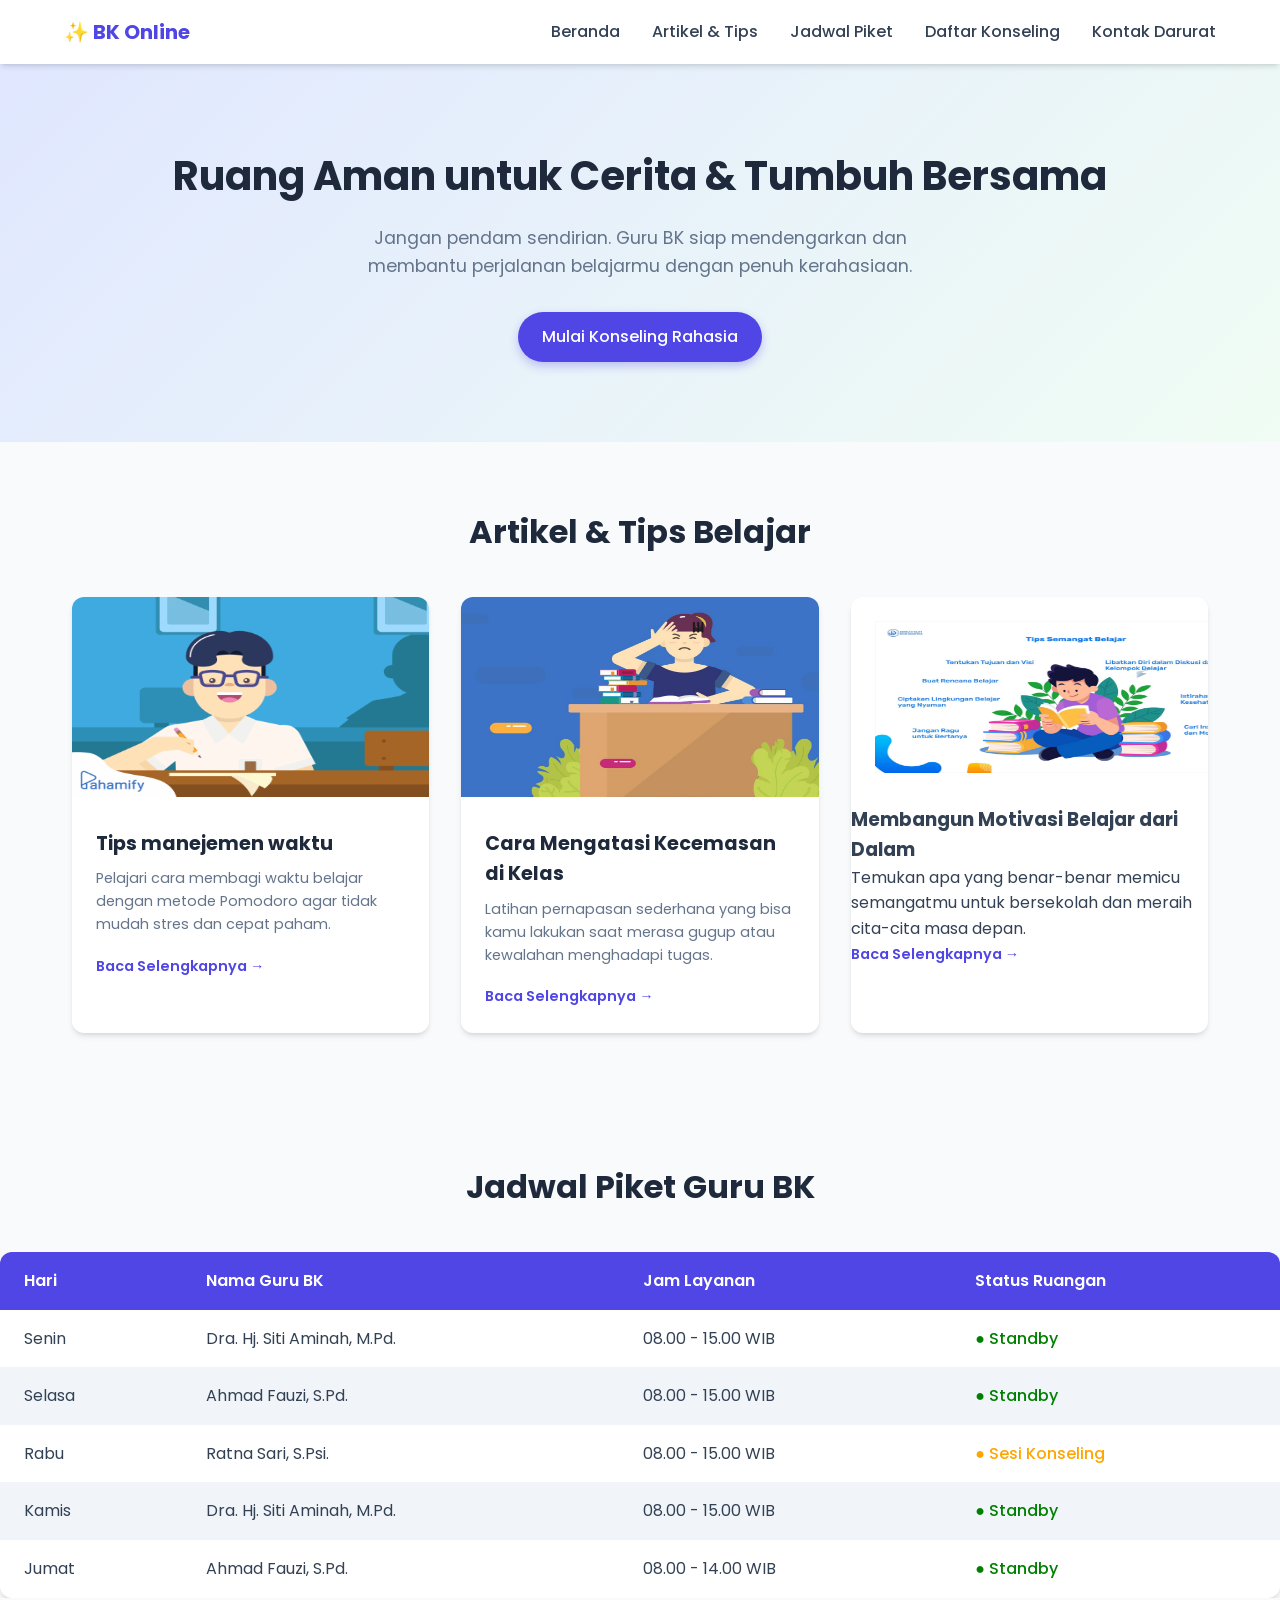
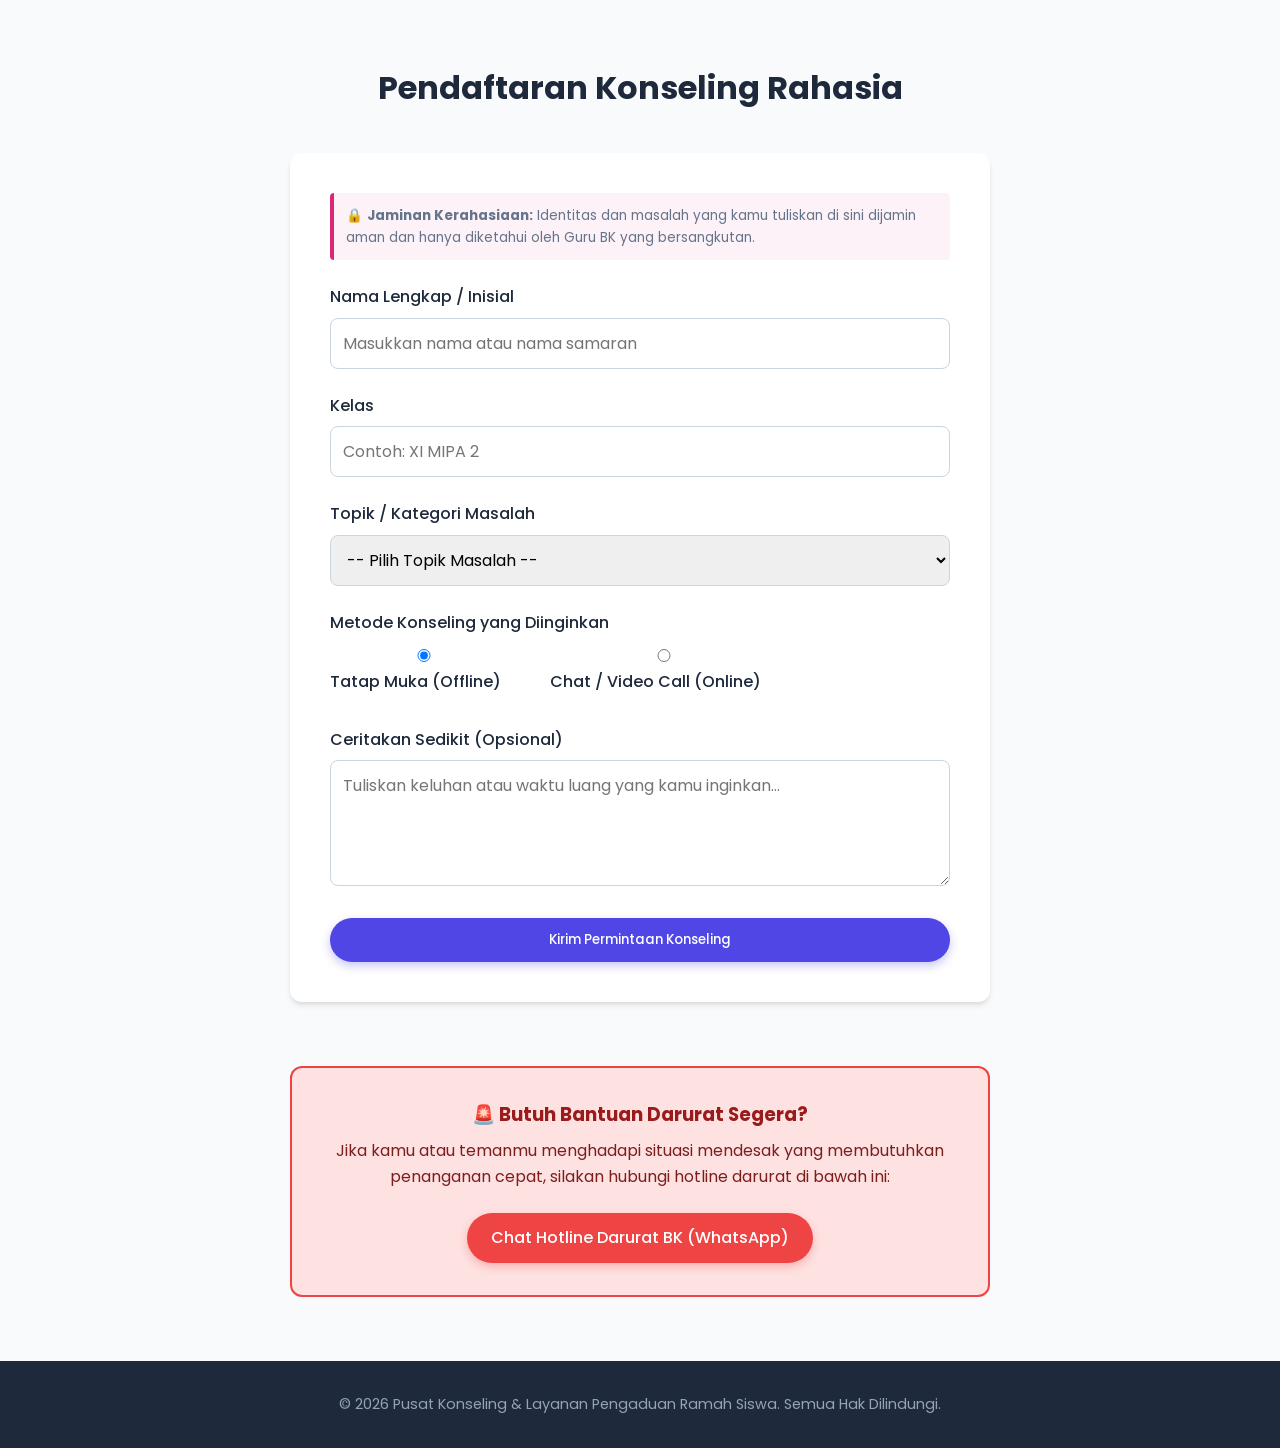
<file: project_No11/index.html>
<!DOCTYPE html>
<html lang="id">
<head>
    <meta charset="UTF-8">
    <meta name="viewport" content="width=device-width, initial-scale=1.0">
    <title>Pusat Konseling & Layanan Pengaduan Ramah Siswa (BK Online)</title>
    <link href="https://fonts.googleapis.com/css2?family=Poppins:wght@300;400;500;600;700&display=swap" rel="stylesheet">
    <!-- Hubungkan file CSS eksternal -->
    <link rel="stylesheet" href="index.css">
</head>
<body>

    <nav>
        <div class="logo">✨ BK Online</div>
        <ul class="nav-links">
            <li><a href="#beranda">Beranda</a></li>
            <li><a href="#artikel">Artikel & Tips</a></li>
            <li><a href="#jadwal">Jadwal Piket</a></li>
            <li><a href="#daftar">Daftar Konseling</a></li>
            <li><a href="#darurat">Kontak Darurat</a></li>
        </ul>
    </nav>

    <header id="beranda" class="hero">
        <h1>Ruang Aman untuk Cerita & Tumbuh Bersama</h1>
        <p>Jangan pendam sendirian. Guru BK siap mendengarkan dan membantu perjalanan belajarmu dengan penuh kerahasiaan.</p>
        <a href="#daftar" class="btn">Mulai Konseling Rahasia</a>
    </header>

    <div class="container">

        <section id="artikel">
            <h2>Artikel & Tips Belajar</h2>
            <div class="article-grid">
                <div class="card">
                    <img src="Asesment-Nasional-Jadi-Pengganti-UN-2021-01-1024x576.png"
                    width="450"
                    height="200">
                    <div class="card-body">
                        <h3>Tips manejemen waktu</h3>
                        <p>Pelajari cara membagi waktu belajar dengan metode Pomodoro agar tidak mudah stres dan cepat paham.</p>
                        <a href="#" class="read-more">Baca Selengkapnya &rarr;</a>
                    </div>
                </div>
                <div class="card">
                    <img src="anxiety-blog.jpg"
                    width="450"
                    height="200">
                    <div class="card-body">
                        <h3>Cara Mengatasi Kecemasan di Kelas</h3>
                        <p>Latihan pernapasan sederhana yang bisa kamu lakukan saat merasa gugup atau kewalahan menghadapi tugas.</p>
                        <a href="#" class="read-more">Baca Selengkapnya &rarr;</a>
                    </div>
                </div>
                <div class="card">
                    <img src="1689816579.jpg"
                    width="450"
                    height="200"
                    <div class="card-body">
                        <h3>Membangun Motivasi Belajar dari Dalam</h3>
                        
                        <p>Temukan apa yang benar-benar memicu semangatmu untuk bersekolah dan meraih cita-cita masa depan.</p>
                        <a href="#" class="read-more">Baca Selengkapnya &rarr;</a>
                    </div>
                </div>
            </div>
        </section>

        <section id="jadwal">
            <h2>Jadwal Piket Guru BK</h2>
            <div class="table-responsive">
                <table>
                    <thead>
                        <tr>
                            <th>Hari</th>
                            <th>Nama Guru BK</th>
                            <th>Jam Layanan</th>
                            <th>Status Ruangan</th>
                        </tr>
                    </thead>
                    <tbody>
                        <tr>
                            <td>Senin</td>
                            <td>Dra. Hj. Siti Aminah, M.Pd.</td>
                            <td>08.00 - 15.00 WIB</td>
                            <td><span style="color: green; font-weight: 500;">● Standby</span></td>
                        </tr>
                        <tr>
                            <td>Selasa</td>
                            <td>Ahmad Fauzi, S.Pd.</td>
                            <td>08.00 - 15.00 WIB</td>
                            <td><span style="color: green; font-weight: 500;">● Standby</span></td>
                        </tr>
                        <tr>
                            <td>Rabu</td>
                            <td>Ratna Sari, S.Psi.</td>
                            <td>08.00 - 15.00 WIB</td>
                            <td><span style="color: orange; font-weight: 500;">● Sesi Konseling</span></td>
                        </tr>
                        <tr>
                            <td>Kamis</td>
                            <td>Dra. Hj. Siti Aminah, M.Pd.</td>
                            <td>08.00 - 15.00 WIB</td>
                            <td><span style="color: green; font-weight: 500;">● Standby</span></td>
                        </tr>
                        <tr>
                            <td>Jumat</td>
                            <td>Ahmad Fauzi, S.Pd.</td>
                            <td>08.00 - 14.00 WIB</td>
                            <td><span style="color: green; font-weight: 500;">● Standby</span></td>
                        </tr>
                    </tbody>
                </table>
            </div>
        </section>

        <section id="daftar">
            <h2>Pendaftaran Konseling Rahasia</h2>
            <div class="form-container">
                <div class="privacy-note">
                    🔒 <strong>Jaminan Kerahasiaan:</strong> Identitas dan masalah yang kamu tuliskan di sini dijamin aman dan hanya diketahui oleh Guru BK yang bersangkutan.
                </div>
                <form id="konselingForm">
                    <div class="form-group">
                        <label for="nama">Nama Lengkap / Inisial</label>
                        <input type="text" id="nama" placeholder="Masukkan nama atau nama samaran" required>
                    </div>
                    <div class="form-group">
                        <label for="kelas">Kelas</label>
                        <input type="text" id="kelas" placeholder="Contoh: XI MIPA 2" required>
                    </div>
                    <div class="form-group">
                        <label for="kategori">Topik / Kategori Masalah</label>
                        <select id="kategori" required>
                            <option value="">-- Pilih Topik Masalah --</option>
                            <option value="akademik">Masalah Akademik / Belajar</option>
                            <option value="pribadi">Masalah Pribadi / Keluarga</option>
                            <option value="sosial">Masalah Sosial / Teman Sebaya</option>
                            <option value="karier">Perencanaan Karier / Studi Lanjut</option>
                             <option value="karier">Masalah Mental / Psikolog</option>
                        </select>
                    </div>
                    <div class="form-group">
                        <label>Metode Konseling yang Diinginkan</label>
                        <div class="radio-group">
                            <label class="radio-label">
                                <input type="radio" name="metode" value="offline" checked> Tatap Muka (Offline)
                            </label>
                            <label class="radio-label">
                                <input type="radio" name="metode" value="online"> Chat / Video Call (Online)
                            </label>
                        </div>
                    </div>
                    <div class="form-group">
                        <label for="pesan">Ceritakan Sedikit (Opsional)</label>
                        <textarea id="pesan" rows="4" placeholder="Tuliskan keluhan atau waktu luang yang kamu inginkan..."></textarea>
                    </div>
                    <button type="submit" class="btn" style="width: 100%;">Kirim Permintaan Konseling</button>
                </form>
            </div>
        </section>

        <section id="darurat">
            <div class="emergency-box">
                <h3>🚨 Butuh Bantuan Darurat Segera?</h3>
                <p>Jika kamu atau temanmu menghadapi situasi mendesak yang membutuhkan penanganan cepat, silakan hubungi hotline darurat di bawah ini:</p>
                <a href="https://wa.me/6281234567890" target="_blank" class="btn btn-danger">Chat Hotline Darurat BK (WhatsApp)</a>
            </div>
        </section>

    </div>

    <footer>
        <p>&copy; 2026 Pusat Konseling & Layanan Pengaduan Ramah Siswa. Semua Hak Dilindungi.</p>
    </footer>

    <!-- JavaScript Sederhana untuk Interaksi Form -->
    <script>
        document.getElementById('konselingForm').addEventListener('submit', function(e) {
            e.preventDefault();
            alert('Terima kasih! Permintaan konseling rahasia kamu telah terkirim. Guru BK akan segera menghubungi melalui data yang kamu berikan.');
            this.reset();
        });
    </script>
</body>
</html>
</file>
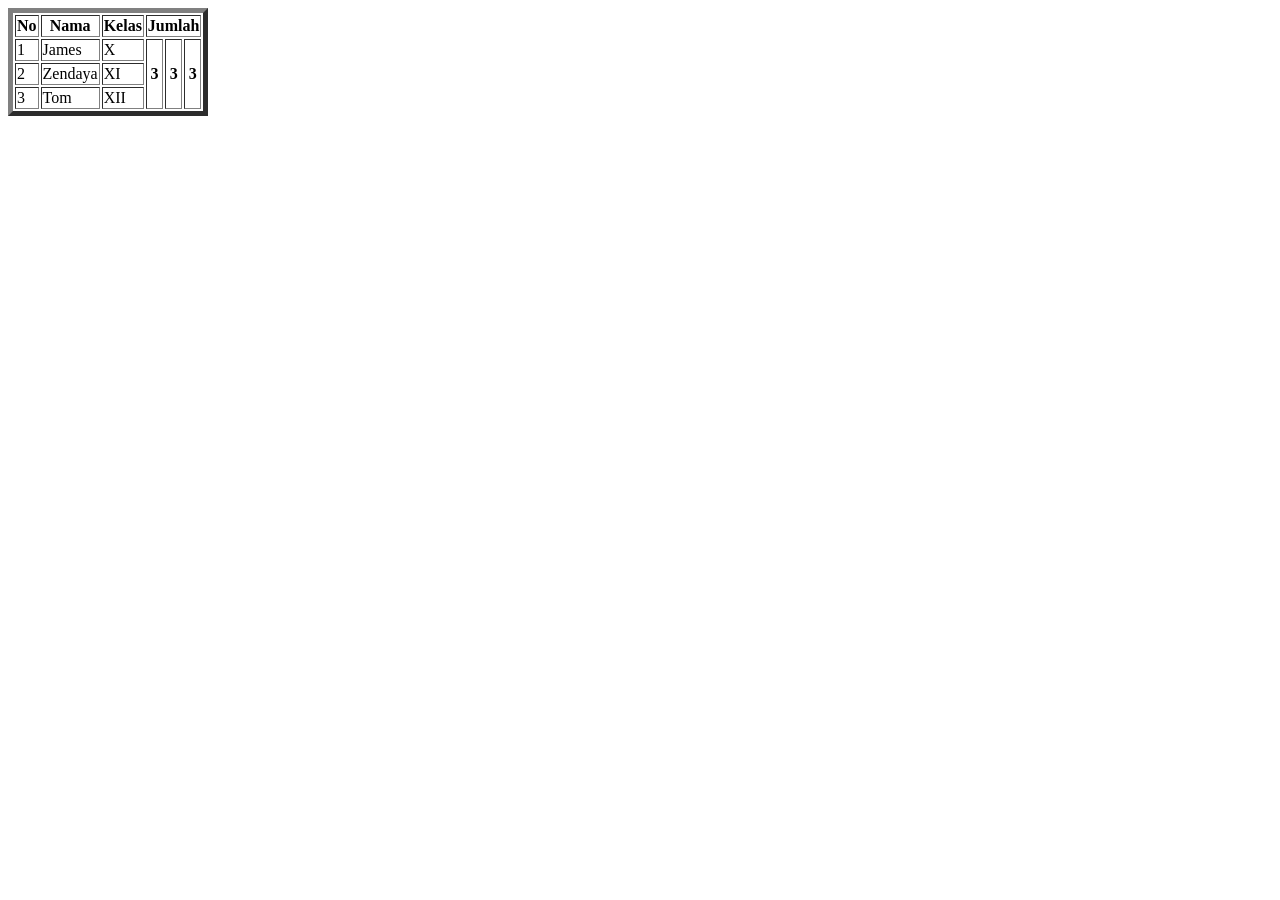
<file: table.html>
<!DOCTYPE html>
<html lang="en">
<head>
    <meta charset="UTF-8">
    <meta name="viewport" content="width=device-width, initial-scale=1.0">
    <title>Document</title>
</head>
<body>
    <table border="5">
        <thead>
            <th>No</th>
            <th>Nama</th>
            <th>Kelas</th>
            <th colspan="3">Jumlah</th>
        </thead>
        <tbody>
            <tr>
                <td>1</td>
                <td>James</td>
                <td>X</td>
                <th rowspan="3">3</th>
                <th rowspan="3">3</th>
                <th rowspan="3">3</th>
            </tr>
            <tr>
                <td>2</td>
                <td>Zendaya</td>
                <td>XI</td>
            </tr>
            <tr>
                <td>3</td>
                <td>Tom</td>
                <td>XII</td>
            </tr>
        </tbody>
    </table>
</body>
</html>
</file>
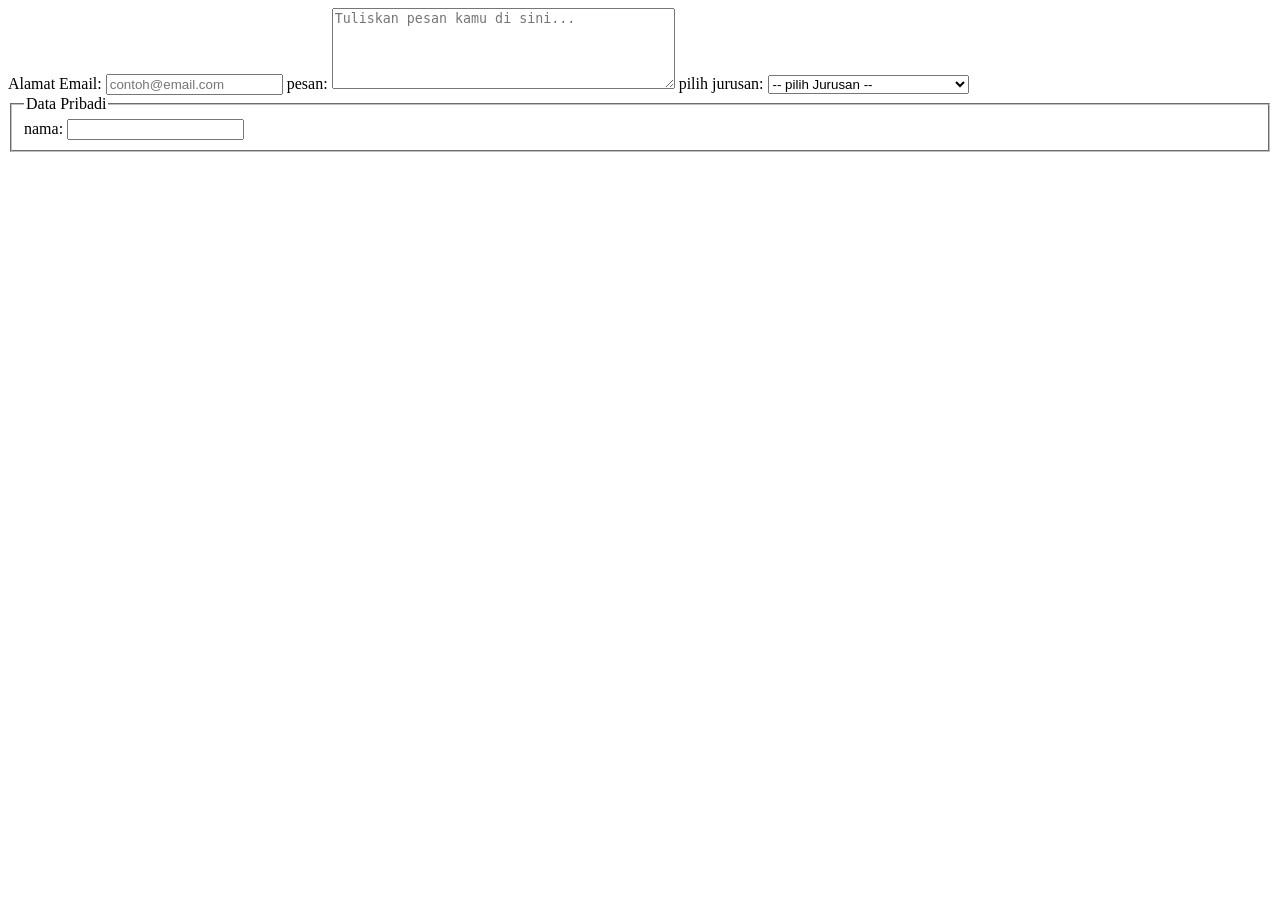
<file: BAB3/FORM1.HTML>
<!DOCTYPE html>
<html lang="en">
<head>
    <meta charset="UTF-8">
    <meta name="viewport" content="width=device-width, initial-scale=1.0">
    <title>Document</title>
</head>
<body>
    <!-- Label yang terhubung dengan input -->
     <label for="email">Alamat Email:</label>
    <input type="email" id="email" name="email" required
    placeholder="contoh@email.com">

    <!-- Textarea -->
    <label for="pesan">pesan:</label>
    <textarea id="pesan" name="pesan" rows="5" cols="40"
                placeholder="Tuliskan pesan kamu di sini..."></textarea>

    <!-- Select / Dropdown -->
    <label for="jurusan">pilih jurusan:</label>
    <select id="jurusan" name="jurusan">
        <option value="">-- pilih Jurusan --</option>
        <optgroup label="teknologi informasi">
            <option value="RPL"> Rekayasa Perangkat Lunak</option>
            <option value="TKJ">Teknik Komputer Jaringan</option>
        </optgroup>
        <optgroup label="bisnis">
            <option value="ak">Akuntansi</option>
            <option value="pm">pemasaran</option>
        </optgroup>
    </select>

    <!-- Fieldset & Legend -->
     <fieldset>
        <legend>Data Pribadi</legend>
        <label for="nama">nama:</label>
        <input type="text" id="nama" name="nama">
     </fieldset>
     
</body>
</html>
</file>
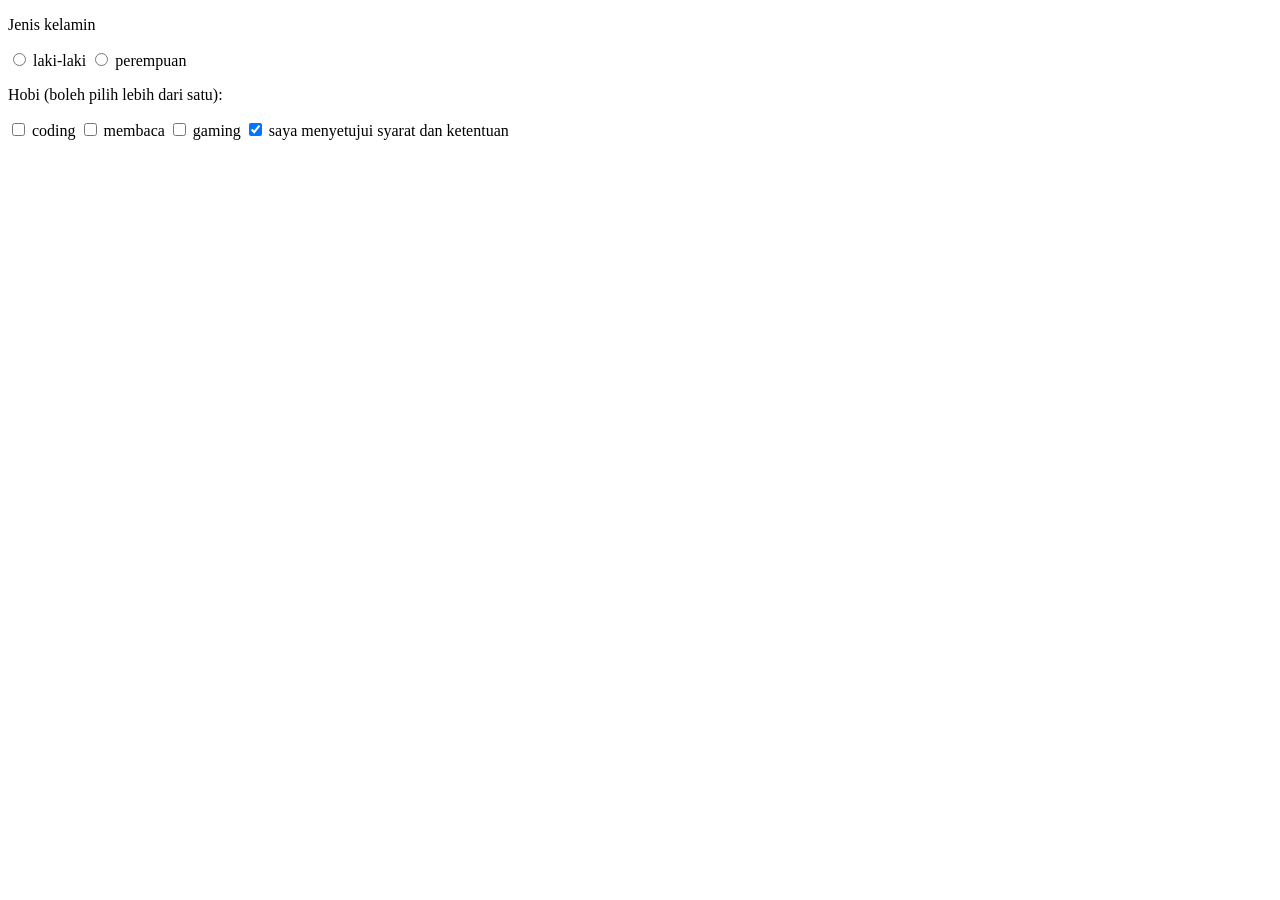
<file: BAB3/form2.html>
<!DOCTYPE html>
<html lang="en">
<head>
    <meta charset="UTF-8">
    <meta name="viewport" content="width=device-width, initial-scale=1.0">
    <title>Document</title>
</head>
<body>
    <!-- Radio Button: hanya bisa memilih SATU opsi -->
     <!-- Gunakan name yang SAMA untuk mengelompokkan pilihan -->
      <p>Jenis kelamin</p>
      <input type="radio" id="laki" name="gender" value="L">
      <label for="laki">laki-laki</label>

      <input type="radio" id="perempuan" name="gender" value="p">
      <label for="perempuan">perempuan</label>

    <!-- Checkbox: bisa memilih LEBIH DARI SATU OPSI -->
    <p>Hobi (boleh pilih lebih dari satu):</p>
    <input type="checkbox" id="coding" name="hobi" value="coding">
    <label for="coding">coding</label>

    <input type="checkbox" id="membaca" name="hobi" value="membaca">
    <label for="membaca">membaca</label>

    <input type="checkbox" id="gaming" name="hobi" value="gaming">
    <label for="gaming">gaming</label>

    <!-- checkbox dengan checked (sudah dicentang secara default) -->
     <input type="checkbox" id="setujuh" name="setuju" value="ya" checked>
     <label for="setuju">saya menyetujui syarat dan ketentuan</label>
</body>
</html>
</file>
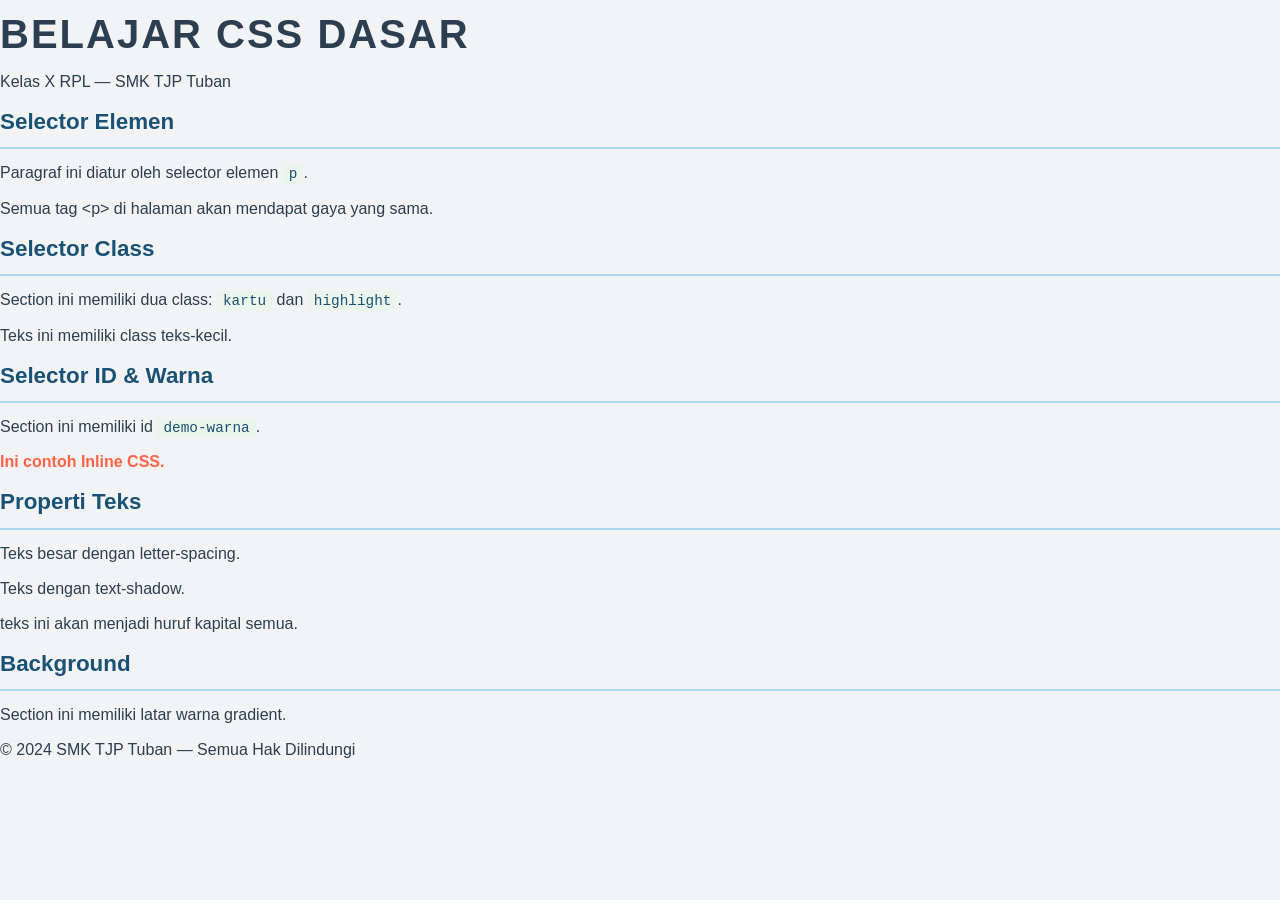
<file: BAB4/bab4.html>
<!DOCTYPE html>
<html lang="id">
<head>
    <meta charset="UTF-8">
    <meta name="viewport" content="width=device-width, initial-scale=1.0">
    <title>BAB 4 - Belajar CSS</title>

    <!-- Menghubungkan file CSS eksternal -->
    <link rel="stylesheet" href="style-bab4.css">
</head>
<body>

    <header id="site-header">
        <h1>Belajar CSS Dasar</h1>
        <p>Kelas X RPL &mdash; SMK TJP Tuban</p>
    </header>

    <main class="konten-utama">

        <section class="kartu">
            <h2>Selector Elemen</h2>
            <p>Paragraf ini diatur oleh selector elemen <code>p</code>.</p>
            <p>Semua tag &lt;p&gt; di halaman akan mendapat gaya yang sama.</p>
        </section>

        <section class="kartu highlight">
            <h2>Selector Class</h2>
            <p>Section ini memiliki dua class: <code>kartu</code> dan <code>highlight</code>.</p>
            <p class="teks-kecil">Teks ini memiliki class teks-kecil.</p>
        </section>

        <section class="kartu" id="demo-warna">
            <h2>Selector ID &amp; Warna</h2>
            <p>Section ini memiliki id <code>demo-warna</code>.</p>
            <p style="color: tomato; font-weight: bold;">Ini contoh Inline CSS.</p>
        </section>

        <section class="kartu">
            <h2>Properti Teks</h2>
            <p class="teks-besar">Teks besar dengan letter-spacing.</p>
            <p class="teks-bayangan">Teks dengan text-shadow.</p>
            <p class="teks-kapital">teks ini akan menjadi huruf kapital semua.</p>
        </section>

        <section class="kartu demo-bg">
            <h2>Background</h2>
            <p>Section ini memiliki latar warna gradient.</p>
        </section>

    </main>

    <footer id="site-footer">
        <p>&copy; 2024 SMK TJP Tuban &mdash; Semua Hak Dilindungi</p>
    </footer>

</body>
</html>
</file>
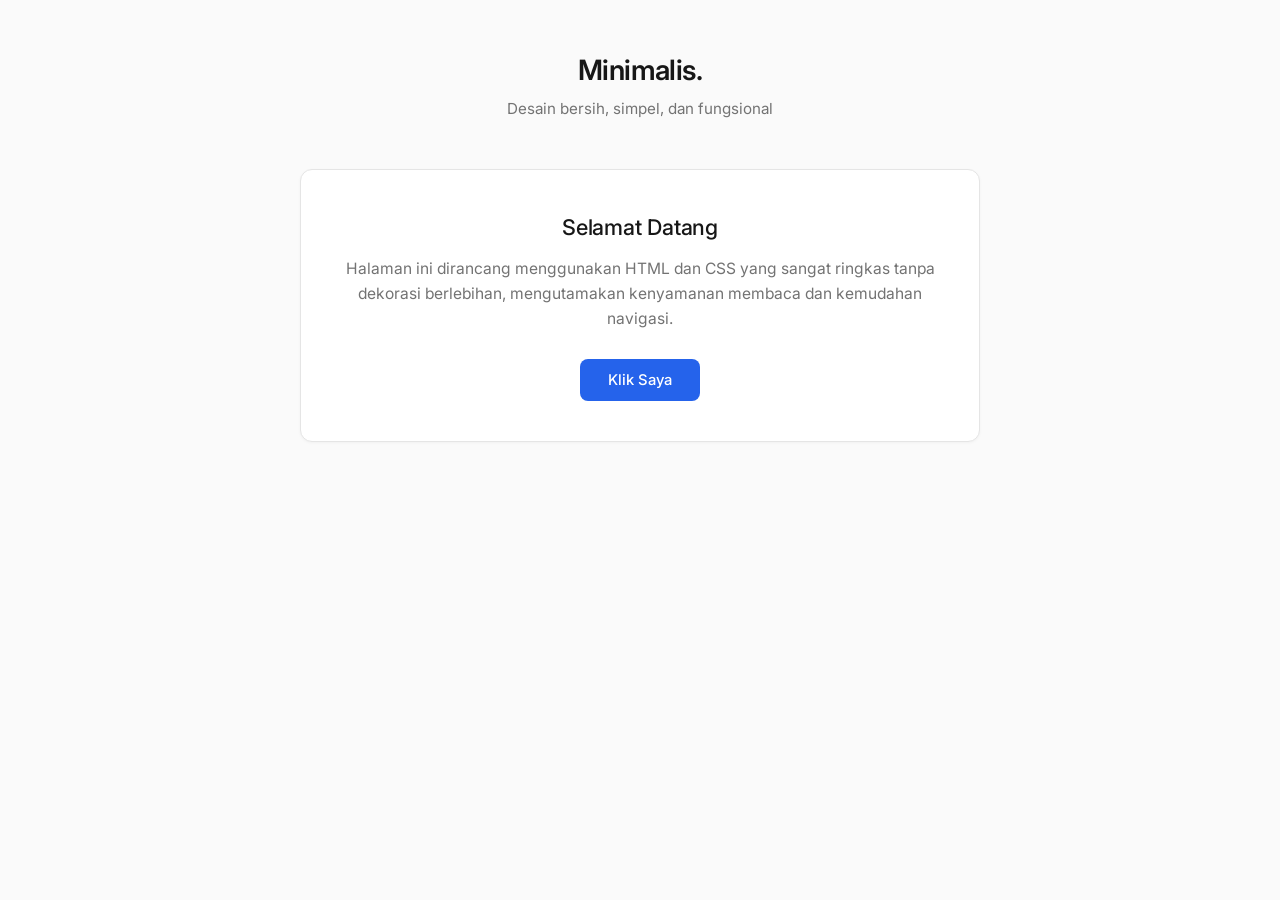
<file: BAB4/coba1.html>
<!DOCTYPE html>
<html lang="id">
<head>
    <meta charset="UTF-8">
    <meta name="viewport" content="width=device-width, initial-scale=1.0">
    <title>Web Simpel & Elegan</title>
    <!-- Google Font Inter -->
    <link rel="preconnect" href="https://fonts.googleapis.com">
    <link rel="preconnect" href="https://fonts.gstatic.com" crossorigin>
    <link href="https://fonts.googleapis.com/css2?family=Inter:wght@300;400;500;600&display=swap" rel="stylesheet">
    
    <style>
        :root {
            --bg-color: #fafafa;
            --card-bg: #ffffff;
            --text-main: #171717;
            --text-muted: #737373;
            --accent: #2563eb;
            --accent-hover: #1d4ed8;
            --border: #e5e5e5;
            --radius: 12px;
        }

        * {
            margin: 0;
            padding: 0;
            box-sizing: border-box;
            font-family: 'Inter', -apple-system, BlinkMacSystemFont, sans-serif;
        }

        body {
            background-color: var(--bg-color);
            color: var(--text-main);
            min-height: 100vh;
            display: flex;
            flex-direction: column;
            align-items: center;
            justify-content: space-between;
            line-height: 1.6;
            padding: 0 1.5rem;
        }

        /* Container terpusat */
        .container {
            width: 100%;
            max-width: 680px;
            margin: 0 auto;
        }

        /* Header */
        header {
            padding: 3rem 0 2rem;
            text-align: center;
        }

        .site-title {
            font-size: 1.75rem;
            font-weight: 600;
            letter-spacing: -0.02em;
            color: var(--text-main);
        }

        .site-subtitle {
            font-size: 0.95rem;
            color: var(--text-muted);
            margin-top: 0.25rem;
        }

        /* Main Content */
        main {
            flex: 1;
            display: flex;
            flex-direction: column;
            justify-content: center;
            padding: 1rem 0 3rem;
        }

        .card {
            background-color: var(--card-bg);
            border: 1px solid var(--border);
            border-radius: var(--radius);
            padding: 2.5rem 2rem;
            box-shadow: 0 1px 3px rgba(0, 0, 0, 0.04);
            text-align: center;
            transition: transform 0.2s ease, box-shadow 0.2s ease;
        }

        .card:hover {
            transform: translateY(-2px);
            box-shadow: 0 4px 12px rgba(0, 0, 0, 0.05);
        }

        .card h2 {
            font-size: 1.35rem;
            font-weight: 500;
            margin-bottom: 0.75rem;
            letter-spacing: -0.01em;
        }

        .card p {
            color: var(--text-muted);
            font-size: 0.975rem;
            margin-bottom: 1.75rem;
        }

        /* Tombol Interaktif */
        .btn {
            display: inline-flex;
            align-items: center;
            justify-content: center;
            background-color: var(--accent);
            color: #ffffff;
            font-weight: 500;
            font-size: 0.925rem;
            padding: 0.75rem 1.75rem;
            border-radius: 8px;
            border: none;
            cursor: pointer;
            transition: background-color 0.2s ease, transform 0.1s ease;
            text-decoration: none;
        }

        .btn:hover {
            background-color: var(--accent-hover);
        }

        .btn:active {
            transform: scale(0.98);
        }

        /* Pesan Notifikasi Interaktif */
        .message-box {
            margin-top: 1.25rem;
            padding: 0.75rem 1rem;
            background-color: #f0fdf4;
            border: 1px solid #bbf7d0;
            color: #166534;
            border-radius: 8px;
            font-size: 0.875rem;
            display: none;
            animation: fadeIn 0.3s ease-in-out forwards;
        }

        @keyframes fadeIn {
            from { opacity: 0; transform: translateY(-4px); }
            to { opacity: 1; transform: translateY(0); }
        }

        /* Footer */
        footer {
            padding: 2rem 0;
            text-align: center;
            color: var(--text-muted);
            font-size: 0.85rem;
            border-top: 1px solid var(--border);
            width: 100%;
        }

        /* Responsive spacing */
        @media (max-width: 480px) {
            header {
                padding: 2rem 0 1.5rem;
            }
            .card {
                padding: 1.75rem 1.25rem;
            }
        }
    </style>
</head>
<body>

    <div class="container">
        <!-- Header -->
        <header>
            <h1 class="site-title">Minimalis.</h1>
            <p class="site-subtitle">Desain bersih, simpel, dan fungsional</p>
        </header>

        <!-- Main Content -->
        <main>
            <div class="card">
                <h2>Selamat Datang</h2>
                <p>Halaman ini dirancang menggunakan HTML dan CSS yang sangat ringkas tanpa dekorasi berlebihan, mengutamakan kenyamanan membaca dan kemudahan navigasi.</p>
                
                <button class="btn" id="actionBtn" onclick="handleClick()">Klik Saya</button>
</file>
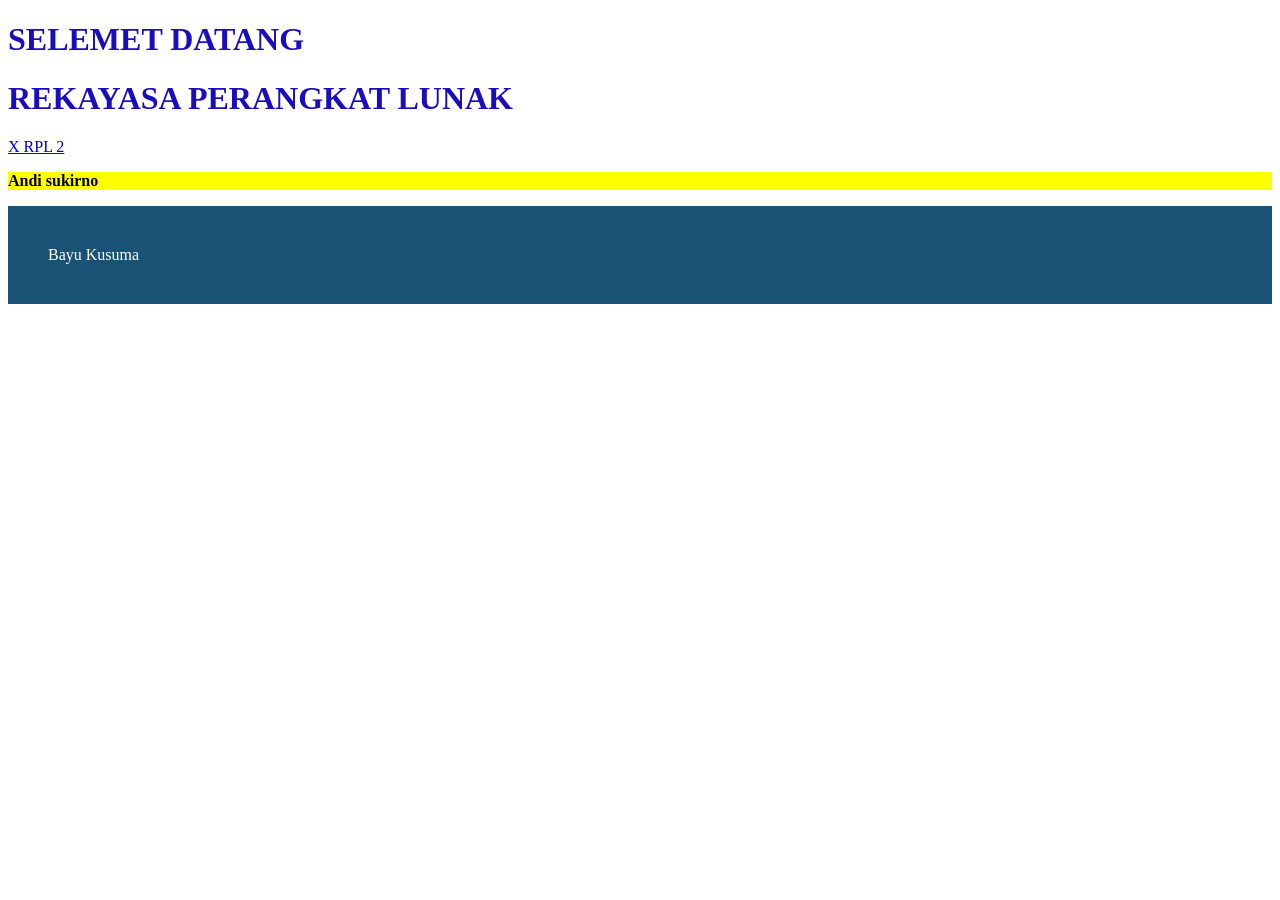
<file: BAB4/CSS.html>
<!DOCTYPE html>
<html lang="en">
<head>
    <meta charset="UTF-8">
    <meta name="viewport" content="width=device-width, initial-scale=1.0">
    <title>Document</title>

    <style>

        /* selector Elemen - semua tag <h2> */
            h2{
                color: #2e86c1;
                border-bottom: 2px solid #aed6f1;
            }

        /* selector Class - elemen yang punya class='haglight' */
        .highlight {
            background-color: yellow;
            font-weight: bold;
        }
        
        /* selector ID - elemen dengan id='hero' */
        #hero {
            background-color: #1a5276;
            color: white;
            padding: 40px;
        }

        /* Gruoping - terapan gaya yang sama ke h1,h4,h3 */
        h1,h4,h3 {
            font-family: 'Georgia', serif;
            color: #190dbe;
        }

        /* pseudo-class - tautan saat di-hover */
        a:hover {
            color: red;
            text-decoration: underline;
        }
    </style>
</head>
<body>
    <h1>SELEMET DATANG</h1>
    <h1>REKAYASA PERANGKAT LUNAK</h1>

    <a href="#">X RPL 2</a>

    <p class="highlight">Andi sukirno</p>

    <p id="hero">Bayu Kusuma</p>
</body>
</html>
</file>
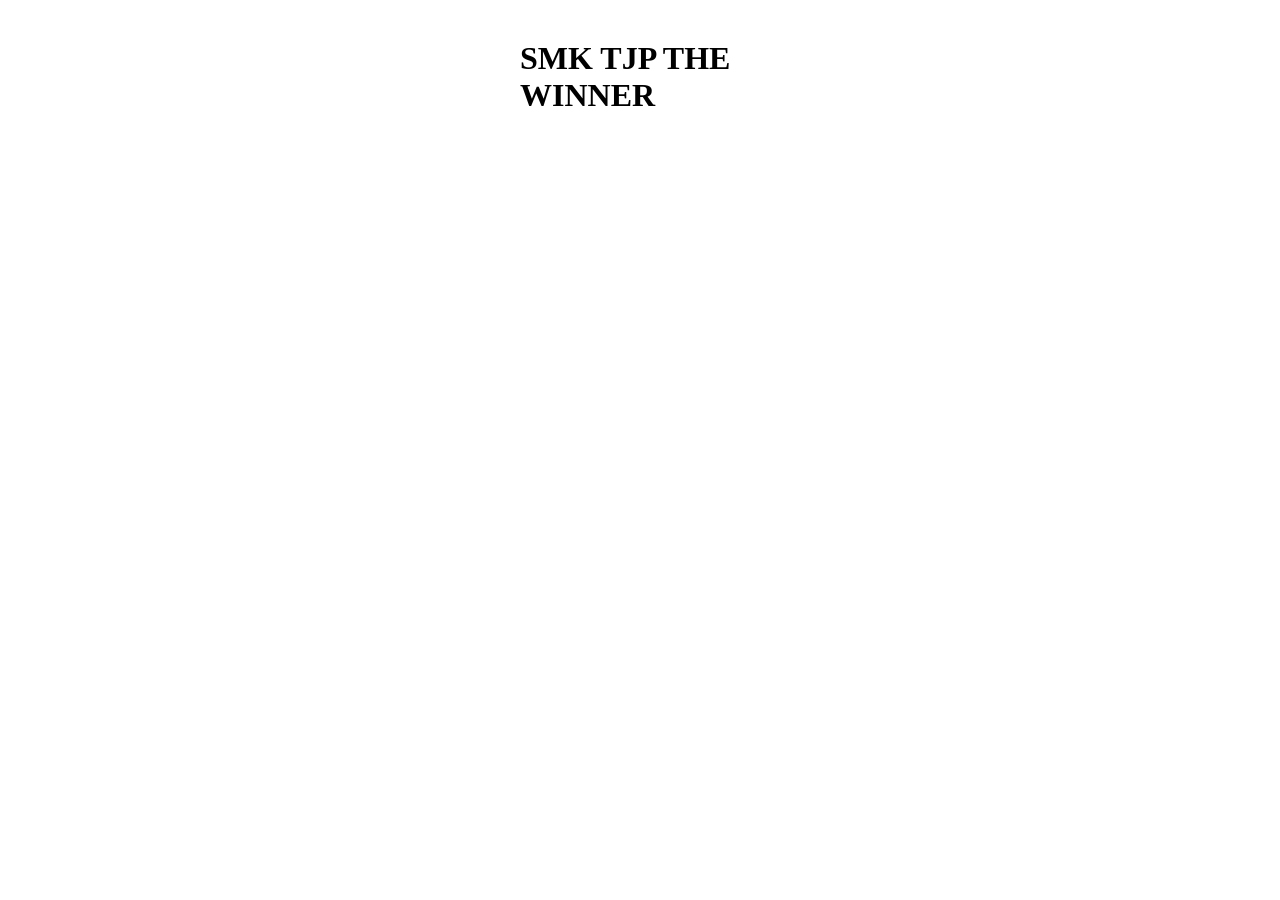
<file: BAB5/B1.html>
<!DOCTYPE html>
<html lang="en">
<head>
    <meta charset="UTF-8">
    <meta name="viewport" content="width=device-width, initial-scale=1.0">
    <title>Document</title>
    <link rel="stylesheet" href="B1.css">
</head>
<body>
    <h1 class="kontak">SMK TJP THE WINNER</h1>
</body>
</html>
</file>
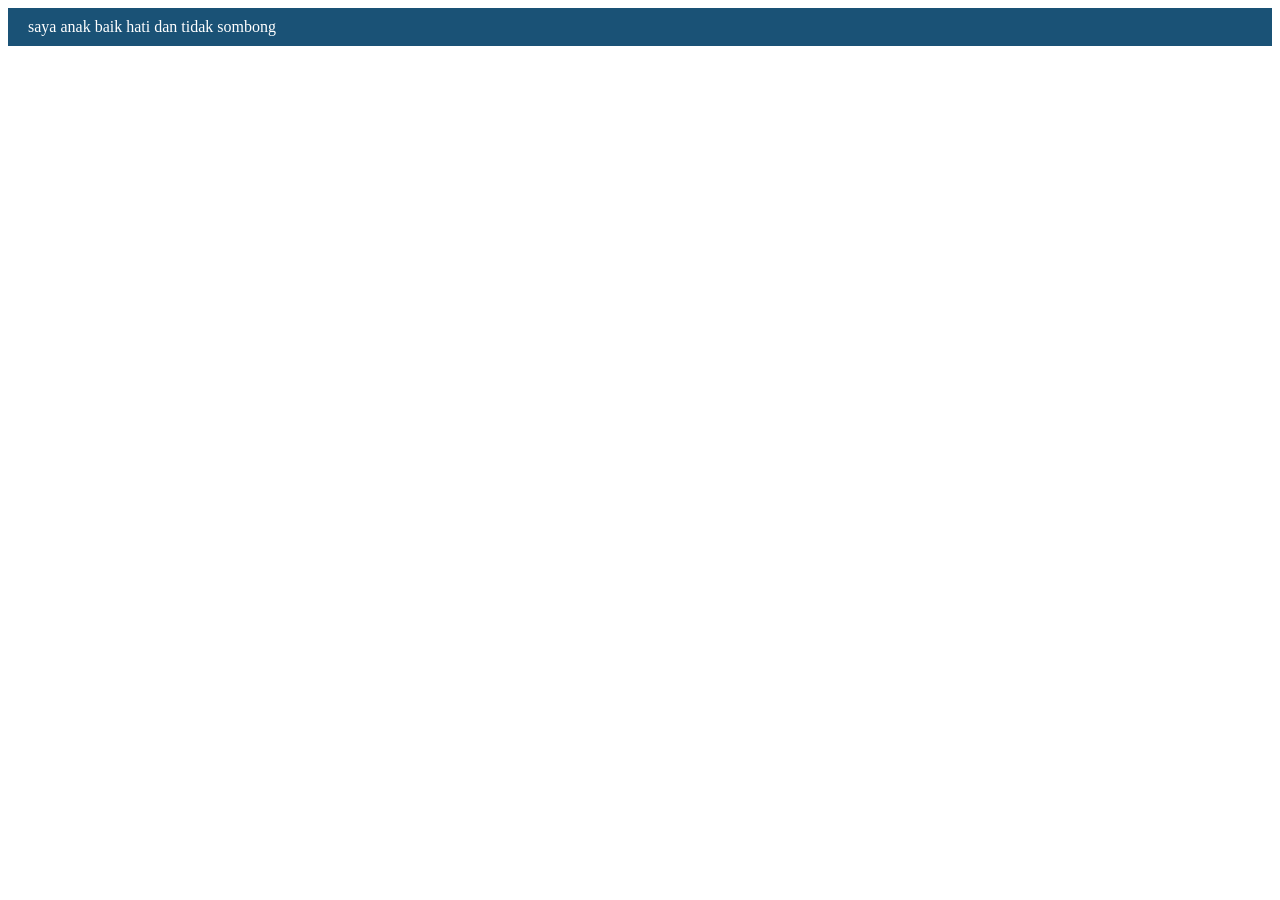
<file: BAB5/B2.html>
<!DOCTYPE html>
<html lang="en">
<head>
    <meta charset="UTF-8">
    <meta name="viewport" content="width=device-width, initial-scale=1.0">
    <title>Document</title>
    <link rel="stylesheet" href="B2.css"
</head>
<body>
    <nav>
        <a> saya anak baik hati dan tidak sombong</a>
    </nav>
</body>
</html>
</file>
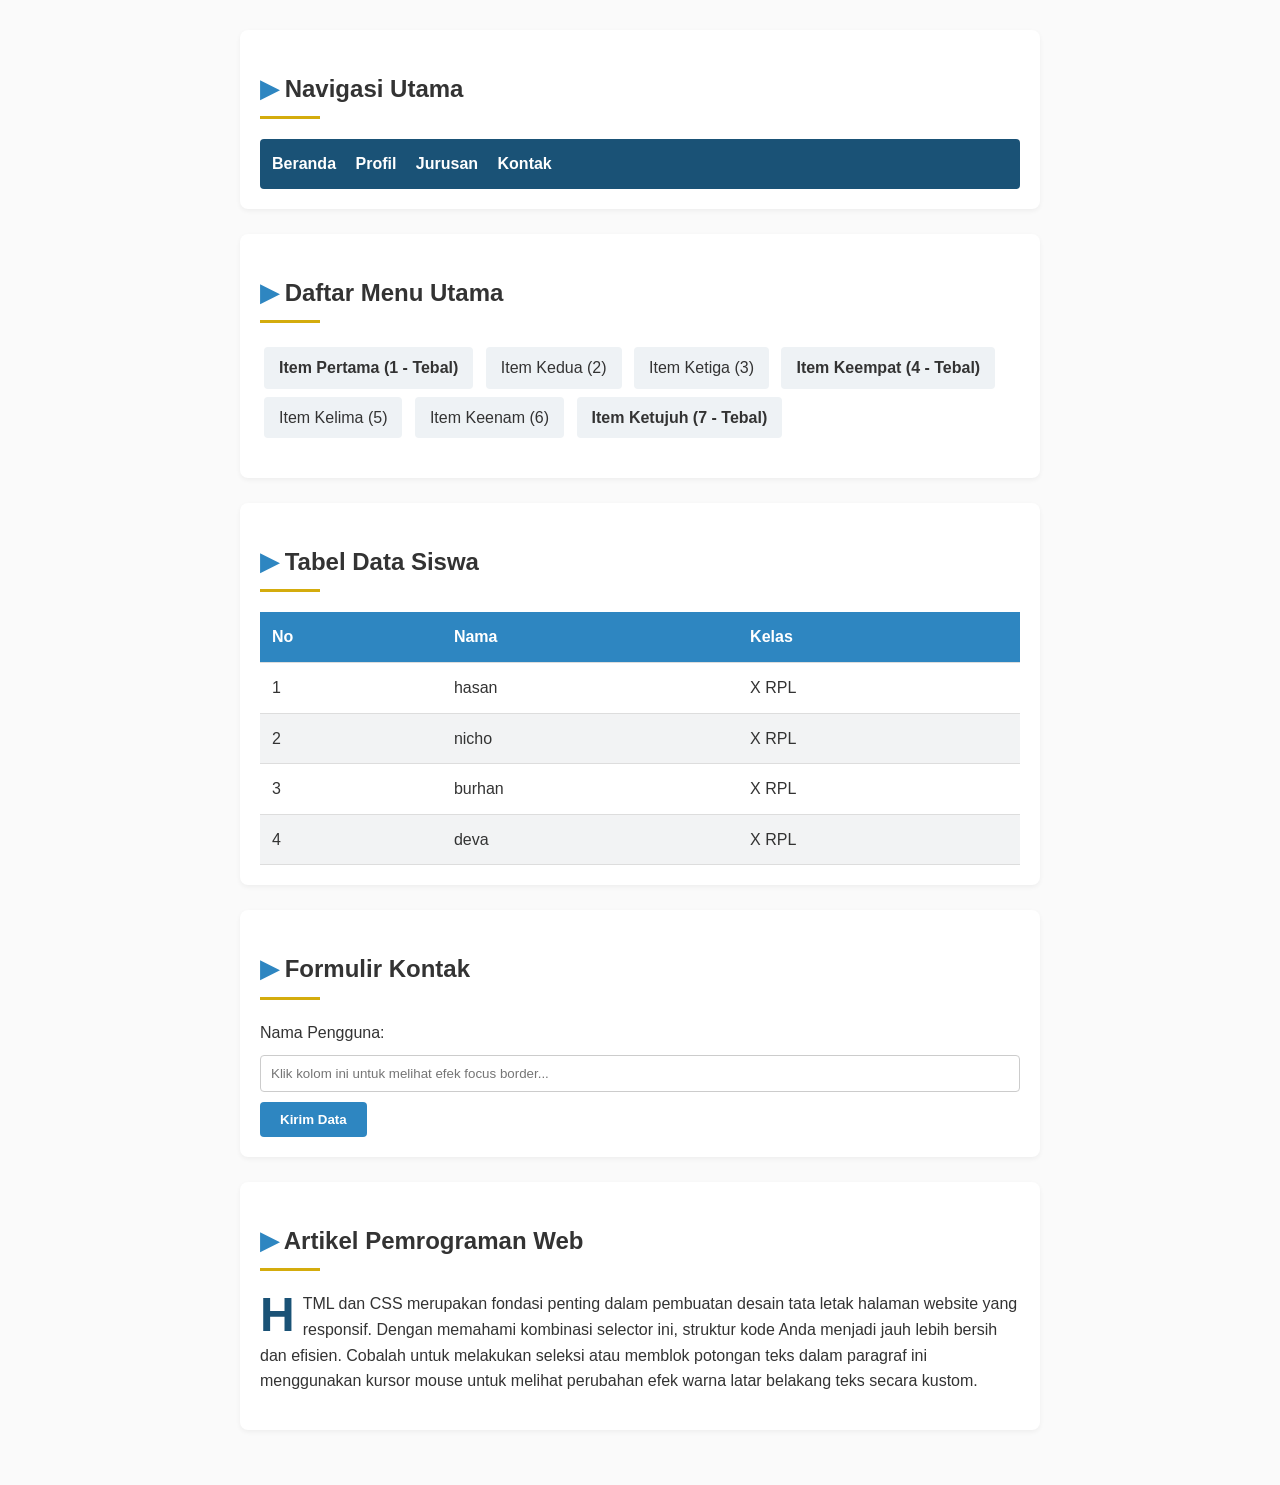
<file: bab6/b1.html>
<!DOCTYPE html>
<html lang="id">
<head>
  <meta charset="UTF-8">
  <meta name="viewport" content="width=device-width, initial-scale=1.0">
  <title>Latihan CSS Selector Kombinasi & Pseudo</title>
  <style>

    /* === SELECTOR KOMBINASI === */

    /* Descendant: semua <a> di dalam nav */
    nav a { color: white; text-decoration: none; }

    /* Child: hanya <li> langsung dari .menu */
    .menu > li { display: inline-block; }

    /* nth-child: baris genap tabel warna berbeda (zebra striping) */
    tr:nth-child(even) { background-color: #F2F3F4; }
    tr:nth-child(odd)  { background-color: white; }

    /* Setiap 3 elemen, mulai dari elemen ke-1 (1, 4, 7, 10...) */
    li:nth-child(3n+1) { font-weight: bold; }

    /* === PSEUDO-CLASS === */
    .tombol:hover  { background: #1A5276; transform: translateY(-2px); }
    .tombol:active { transform: translateY(0); }

    input:focus {
      outline: none;
      border-color: #2E86C1;
      box-shadow: 0 0 3px rgba(46, 134, 193, 0.3);
    }

    /* === PSEUDO-ELEMENT === */
    /* Menambahkan ikon sebelum judul section */
    h2::before {
      content: '▶ ';
      color: #2E86C1;
    }

    /* Garis dekoratif setelah judul */
    h2::after {
      content: '';
      display: block;
      width: 60px;
      height: 3px;
      background: #D4AC0D;
      margin-top: 8px;
    }

    /* Huruf pertama diperbesar (drop cap) */
    p.artikel::first-letter {
      font-size: 3em;
      font-weight: bold;
      float: left;
      line-height: 1;
      margin-right: 8px;
      color: #1A5276;
    }

    /* Warna teks yang diseleksi */
    ::selection {
      background: #AED6F1;
      color: #1A5276;
    }

    body { 
      font-family: Arial, sans-serif; 
      line-height: 1.6; 
      padding: 30px; 
      max-width: 800px; 
      margin: 0 auto; 
      background: #fafafa; 
      color: #333; 
    }
    section { 
      background: white; 
      padding: 20px; 
      margin-bottom: 25px; 
      border-radius: 8px; 
      box-shadow: 0 2px 5px rgba(0,0,0,0.05); 
    }
    nav { 
      background: #1A5276; 
      padding: 12px; 
      border-radius: 4px; 
    }
    nav a { 
      margin-right: 15px; 
      font-weight: bold; 
    }
    .menu { 
      padding-left: 0; 
      list-style: none; 
    }
    .menu li { 
      padding: 8px 15px; 
      background: #eef2f5; 
      margin: 4px; 
      border-radius: 4px; 
    }
    table { 
      width: 100%; 
      border-collapse: collapse; 
      margin-top: 10px; 
    }
    th, td { 
      padding: 12px; 
      text-align: left; 
      border-bottom: 1px solid #ddd; 
    }
    th { 
      background: #2E86C1; 
      color: white; 
    }
    input { 
      width: 100%; 
      padding: 10px; 
      margin: 10px 0; 
      border: 1px solid #ccc; 
      border-radius: 4px; 
      box-sizing: border-box; 
      transition: 0.3s; 
    }
    .tombol { 
      display: inline-block; 
      padding: 10px 20px; 
      background: #2E86C1; 
      color: white; 
      text-decoration: none; 
      border-radius: 4px; 
      transition: 0.2s; 
      font-weight: bold; 
      text-align: center; 
      cursor: pointer; 
      border: none;
    }
    .clear { 
      clear: both; 
    }
  </style>
</head>
<body>

  <!-- 1. Pengujian: nav a (Descendant Selector) -->
  <section>
    <h2>Navigasi Utama</h2>
    <nav>
      <a href="#">Beranda</a>
      <a href="#">Profil</a>
      <a href="#">Jurusan</a>
      <a href="#">Kontak</a>
    </nav>
  </section>

  <!-- 2. Pengujian: .menu > li (Child Selector) & li:nth-child(3n+1) -->
  <section>
    <h2>Daftar Menu Utama</h2>
    <ul class="menu">
      <li>Item Pertama (1 - Tebal)</li>
      <li>Item Kedua (2)</li>
      <li>Item Ketiga (3)</li>
      <li>Item Keempat (4 - Tebal)</li>
      <li>Item Kelima (5)</li>
      <li>Item Keenam (6)</li>
      <li>Item Ketujuh (7 - Tebal)</li>
    </ul>
  </section>

  <!-- 3. Pengujian: tr:nth-child(even/odd) (Zebra Striping) -->
  <section>
    <h2>Tabel Data Siswa</h2>
    <table>
      <thead>
        <tr>
          <th>No</th>
          <th>Nama</th>
          <th>Kelas</th>
        </tr>
      </thead>
      <tbody>
        <tr><td>1</td><td>hasan</td><td>X RPL</td></tr>
        <tr><td>2</td><td>nicho</td><td>X RPL</td></tr>
        <tr><td>3</td><td>burhan</td><td>X RPL</td></tr>
        <tr><td>4</td><td>deva</td><td>X RPL</td></tr>
      </tbody>
    </table>
  </section>

  <!-- 4. Pengujian: input:focus & .tombol:hover / :active -->
  <section>
    <h2>Formulir Kontak</h2>
    <form onsubmit="return false;">
      <label for="nama">Nama Pengguna:</label>
      <input type="text" id="nama" placeholder="Klik kolom ini untuk melihat efek focus border...">
      <button class="tombol">Kirim Data</button>
    </form>
  </section>

  <!-- 5. Pengujian: h2::before, h2::after, p.artikel::first-letter, dan ::selection -->
  <section>
    <h2>Artikel Pemrograman Web</h2>
    <p class="artikel">
      HTML dan CSS merupakan fondasi penting dalam pembuatan desain tata letak halaman website yang responsif. Dengan memahami kombinasi selector ini, struktur kode Anda menjadi jauh lebih bersih dan efisien. Cobalah untuk melakukan seleksi atau memblok potongan teks dalam paragraf ini menggunakan kursor mouse untuk melihat perubahan efek warna latar belakang teks secara kustom.
    </p>
    <div class="clear"></div>
  </section>

</body>
</html>
</file>
<file: project_No11/index.css>
:root {
    --primary: #4f46e5;
    --primary-hover: #4338ca;
    --accent: #38bdf8;
    --bg-color: #f8fafc;
    --text-color: #334155;
    --white: #ffffff;
    --shadow: 0 4px 6px -1px rgb(0 0 0 / 0.1), 0 2px 4px -2px rgb(0 0 0 / 0.1);
}

* {
    margin: 0;
    padding: 0;
    box-sizing: border-box;
    font-family: 'Poppins', sans-serif;
}

body {
    background-color: var(--bg-color);
    color: var(--text-color);
    line-height: 1.6;
}

/* Navbar */
nav {
    background-color: var(--white);
    padding: 1rem 5%;
    display: flex;
    justify-content: space-between;
    align-items: center;
    box-shadow: var(--shadow);
    position: sticky;
    top: 0;
    z-index: 100;
}

.logo {
    font-weight: 700;
    font-size: 1.25rem;
    color: var(--primary);
}

.nav-links {
    list-style: none;
    display: flex;
    gap: 2rem;
}

.nav-links a {
    text-decoration: none;
    color: var(--text-color);
    font-weight: 500;
    transition: color 0.3s;
}

.nav-links a:hover {
    color: var(--primary);
}

/* Hero Section */
.hero {
    background: linear-gradient(135deg, #e0e7ff 0%, #f0fdf4 100%);
    padding: 5rem 5%;
    text-align: center;
}

.hero h1 {
    font-size: 2.5rem;
    color: #1e293b;
    margin-bottom: 1rem;
}

.hero p {
    font-size: 1.1rem;
    max-width: 600px;
    margin: 0 auto 2rem;
    color: #64748b;
}

.btn {
    display: inline-block;
    background-color: var(--primary);
    color: var(--white);
    padding: 0.75rem 1.5rem;
    border-radius: 50px;
    text-decoration: none;
    font-weight: 500;
    transition: background 0.3s, transform 0.2s;
    box-shadow: 0 4px 10px rgba(79, 70, 229, 0.3);
    border: none;
    cursor: pointer;
}

.btn:hover {
    background-color: var(--primary-hover);
    transform: translateY(-2px);
}

.btn-danger {
    background-color: #ef4444;
    box-shadow: 0 4px 10px rgba(239, 68, 68, 0.3);
}

.btn-danger:hover {
    background-color: #dc2626;
}

/* Container */
.container {
    max-width: 1200px;
    margin: 0 auto;
    padding: 4rem 2rem;
}

section {
    margin-bottom: 4rem;
}

section h2 {
    text-align: center;
    font-size: 2rem;
    margin-bottom: 2.5rem;
    color: #1e293b;
}

/* Articles Grid */
.article-grid {
    display: grid;
    grid-template-columns: repeat(auto-fit, minmax(300px, 1fr));
    gap: 2rem;
}

.card {
    background: var(--white);
    border-radius: 12px;
    overflow: hidden;
    box-shadow: var(--shadow);
    transition: transform 0.3s;
}

.card:hover {
    transform: translateY(-5px);
}

.card-img {
    height: 160px;
    background-color: #cbd5e1;
    display: flex;
    align-items: center;
    justify-content: center;
    color: #64748b;
    font-weight: 500;
}

.card-body {
    padding: 1.5rem;
}

.card-body h3 {
    font-size: 1.2rem;
    margin-bottom: 0.5rem;
    color: #1e293b;
}

.card-body p {
    font-size: 0.9rem;
    color: #64748b;
    margin-bottom: 1rem;
}

.read-more {
    color: var(--primary);
    text-decoration: none;
    font-weight: 600;
    font-size: 0.9rem;
}

/* Schedule Table */
.table-responsive {
    overflow-x: auto;
}

table {
    width: 100%;
    border-collapse: collapse;
    background: var(--white);
    border-radius: 12px;
    overflow: hidden;
    box-shadow: var(--shadow);
}

th, td {
    padding: 1rem 1.5rem;
    text-align: left;
}

th {
    background-color: var(--primary);
    color: var(--white);
    font-weight: 600;
}

tr:nth-child(even) {
    background-color: #f1f5f9;
}

/* Form Konseling */
.form-container {
    background: var(--white);
    padding: 2.5rem;
    border-radius: 12px;
    box-shadow: var(--shadow);
    max-width: 700px;
    margin: 0 auto;
}

.form-group {
    margin-bottom: 1.5rem;
}

.form-group label {
    display: block;
    margin-bottom: 0.5rem;
    font-weight: 500;
    color: #1e293b;
}

.form-group input, 
.form-group select, 
.form-group textarea {
    width: 100%;
    padding: 0.75rem;
    border: 1px solid #cbd5e1;
    border-radius: 8px;
    font-size: 1rem;
    outline: none;
    transition: border-color 0.3s;
}

.form-group input:focus, 
.form-group select:focus, 
.form-group textarea:focus {
    border-color: var(--primary);
}

.radio-group {
    display: flex;
    gap: 2rem;
    margin-top: 0.5rem;
}

.radio-label {
    display: flex;
    align-items: center;
    gap: 0.5rem;
    cursor: pointer;
    font-weight: normal;
}

.privacy-note {
    font-size: 0.85rem;
    color: #64748b;
    margin-bottom: 1.5rem;
    background: #fdf2f8;
    padding: 0.75rem;
    border-left: 4px solid #db2777;
    border-radius: 4px;
}

/* Emergency Contact */
.emergency-box {
    background: #fee2e2;
    border: 2px solid #ef4444;
    border-radius: 12px;
    padding: 2rem;
    text-align: center;
    max-width: 700px;
    margin: 0 auto;
}

.emergency-box h3 {
    color: #991b1b;
    margin-bottom: 0.5rem;
}

.emergency-box p {
    color: #7f1d1d;
    margin-bottom: 1.5rem;
}

/* Footer */
footer {
    background-color: #1e293b;
    color: var(--white);
    text-align: center;
    padding: 2rem;
    margin-top: 4rem;
}

footer p {
    font-size: 0.9rem;
    color: #94a3b8;
}
</file>
<file: BAB4/style-bab4.css>
/* ===== RESET & BASE =====*/
*{
    margin: 0;
    padding: 0;
    box-sizing: border-box;     /* Agar padding tidak  mrnambah lebar elemen 
    */
}

body {
    font-family: Arial, Helvetica, sans-serif;
    font-size: 16px;
    line-height: 1.7;
    color: #2c3e50;
    background-color: #f2f3f4;
}

/* ===== SELECTOR ELEMEN ===== */
h1 {
    font-size: 2.5rem;
    letter-spacing: 2px;
    text-transform: uppercase;
}

h2 {
    font-size: 1.4rem;
    color: #1a5276;
    margin-bottom: 10px;
    border-bottom: 2px solid #aed6f1;
    padding-bottom: 6px;
}

p {
    margin-bottom: 8px;
    text-align: justify;
}

code {
    background-color: #ebf5ebfb;
    color: #1a5276;
    padding: 2px 6px;
    border-radius: 4px;
    font-family: 'courier New', monospace;
    font-size: 0.9em;
}
</file>
<file: BAB5/B1.css>
/* Properti Box MOdel */
.kontak {
    /* KOnten */
    width: 300px;
    height: 150px;

    /* padding: shorthand (atas kanan bawah kiri) */
    padding: 20px 30px 20px 30px;
    /* atau: padding: 20px 30px; (atas-bawah |kiri-kanan) */
    /* atau: padding: 20px; (semua sisi sama) */

    /* Margin */
    margin: 20px auto;  /* atas-bawah: 20px, kiri-kanan: auto (tengah) */
} 

/* box-sizing: border-box - SANGAT DIREKOMENDASIKAN! */
/* Membuat width & height sudah termasuk padding & border */
* {
    Box-sizing: border-box;
}
</file>
<file: BAB5/B2.css>
/* Contoh penggunaan display */

/* Membuat <a> (inline) menjadi block agar bisa diatur ukurannya */
nav a {
  display: block;
  padding: 10px 20px;
  background-color: #1A5276;
  color: white;
}

/* Membuat <li> (block) menjadi inline untuk navbar horizontal */
nav li {
  display: inline-block;
  margin-right: 10px;
}

/* Menyembunyikan elemen */
.tersembunyi { display: none; }        /* Hilang dari layout */
.transparan { visibility: hidden; }    /* Hilang tapi ruangnya tetap ada */
</file>
